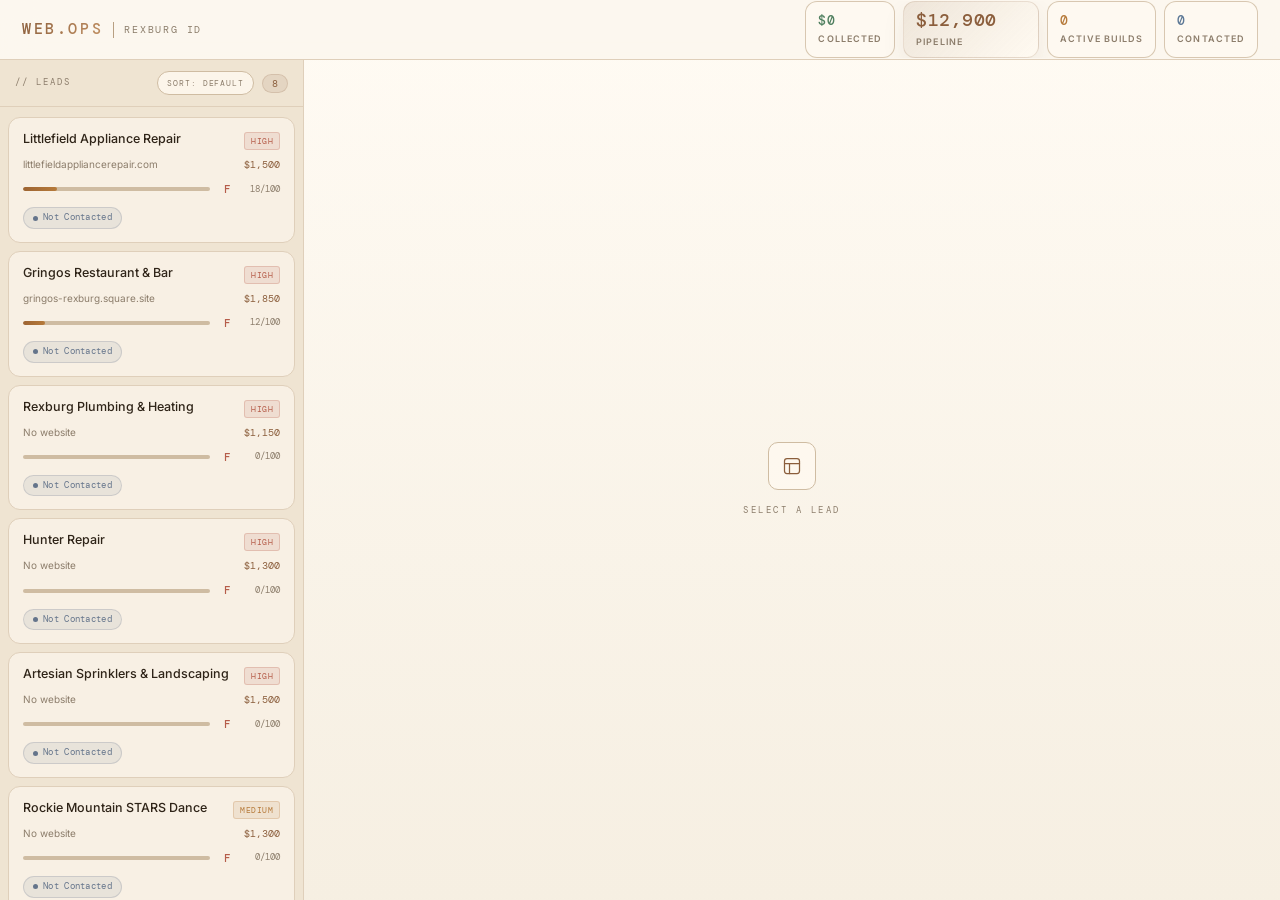
<file: index.html>
<!DOCTYPE html>
<html lang="en">
<head>
  <meta charset="UTF-8">
  <meta name="viewport" content="width=device-width, initial-scale=1.0">
  <title>WEB.OPS — Rexburg CRM</title>
  <link rel="preconnect" href="https://fonts.googleapis.com">
  <link href="https://fonts.googleapis.com/css2?family=Inter:wght@300;400;500;600&family=DM+Mono:ital,wght@0,300;0,400;0,500;1,300&display=swap" rel="stylesheet">
  <link rel="stylesheet" href="styles.css">
</head>
<body>

  <div class="app">

    <!-- ── Topbar ─────────────────────────────────────── -->
    <header class="topbar">

      <!-- Mobile hamburger -->
      <button class="menu-btn" onclick="toggleSidebar()" aria-label="Menu">
        <svg viewBox="0 0 24 24" fill="none" stroke="currentColor" stroke-width="2"
             stroke-linecap="round" stroke-linejoin="round">
          <line x1="3" y1="6"  x2="21" y2="6"/>
          <line x1="3" y1="12" x2="21" y2="12"/>
          <line x1="3" y1="18" x2="21" y2="18"/>
        </svg>
      </button>

      <!-- Logo -->
      <div class="logo">
        <span class="logo-wordmark">WEB.OPS</span>
        <div class="logo-divider"></div>
        <span class="logo-loc">REXBURG ID</span>
      </div>

      <!-- Stats -->
      <div class="stats-row">
        <div class="stat stat-secondary">
          <div class="stat-val" id="s-rev" style="color:var(--green)">$0</div>
          <div class="stat-lbl">COLLECTED</div>
        </div>
        <div class="stat stat-primary">
          <div class="stat-val" id="s-pip" style="color:var(--accent)">$0</div>
          <div class="stat-lbl">PIPELINE</div>
        </div>
        <div class="stat stat-secondary">
          <div class="stat-val" id="s-bld" style="color:var(--orange)">0</div>
          <div class="stat-lbl">ACTIVE BUILDS</div>
        </div>
        <div class="stat stat-secondary">
          <div class="stat-val" id="s-con" style="color:var(--blue)">0</div>
          <div class="stat-lbl">CONTACTED</div>
        </div>
      </div>

    </header>

    <!-- ── Main layout ──────────────────────────────────── -->
    <div class="main">

      <!-- Mobile overlay -->
      <div class="sidebar-overlay" id="overlay" onclick="closeSidebar()"></div>

      <!-- Sidebar -->
      <aside class="sidebar" id="sidebar">
        <div class="sidebar-header">
          <span class="sidebar-label">// LEADS</span>
          <div class="sidebar-tools">
            <button class="sort-btn" id="sort-btn" type="button" onclick="togglePrioritySort()">SORT: DEFAULT</button>
            <span class="lead-count" id="lead-count">0</span>
          </div>
        </div>
        <div class="lead-list" id="lead-list"></div>
      </aside>

      <!-- Detail panel -->
      <main class="content" id="content">
        <div class="empty-state">
          <div class="empty-icon">
            <svg width="20" height="20" viewBox="0 0 24 24" fill="none"
                 stroke="currentColor" stroke-width="1.5"
                 stroke-linecap="round" stroke-linejoin="round">
              <rect x="3" y="3" width="18" height="18" rx="3"/>
              <path d="M3 9h18M9 21V9"/>
            </svg>
          </div>
          <p>SELECT A LEAD</p>
        </div>
      </main>

    </div>
  </div>

  <script src="app.js"></script>
</body>
</html>
</file>
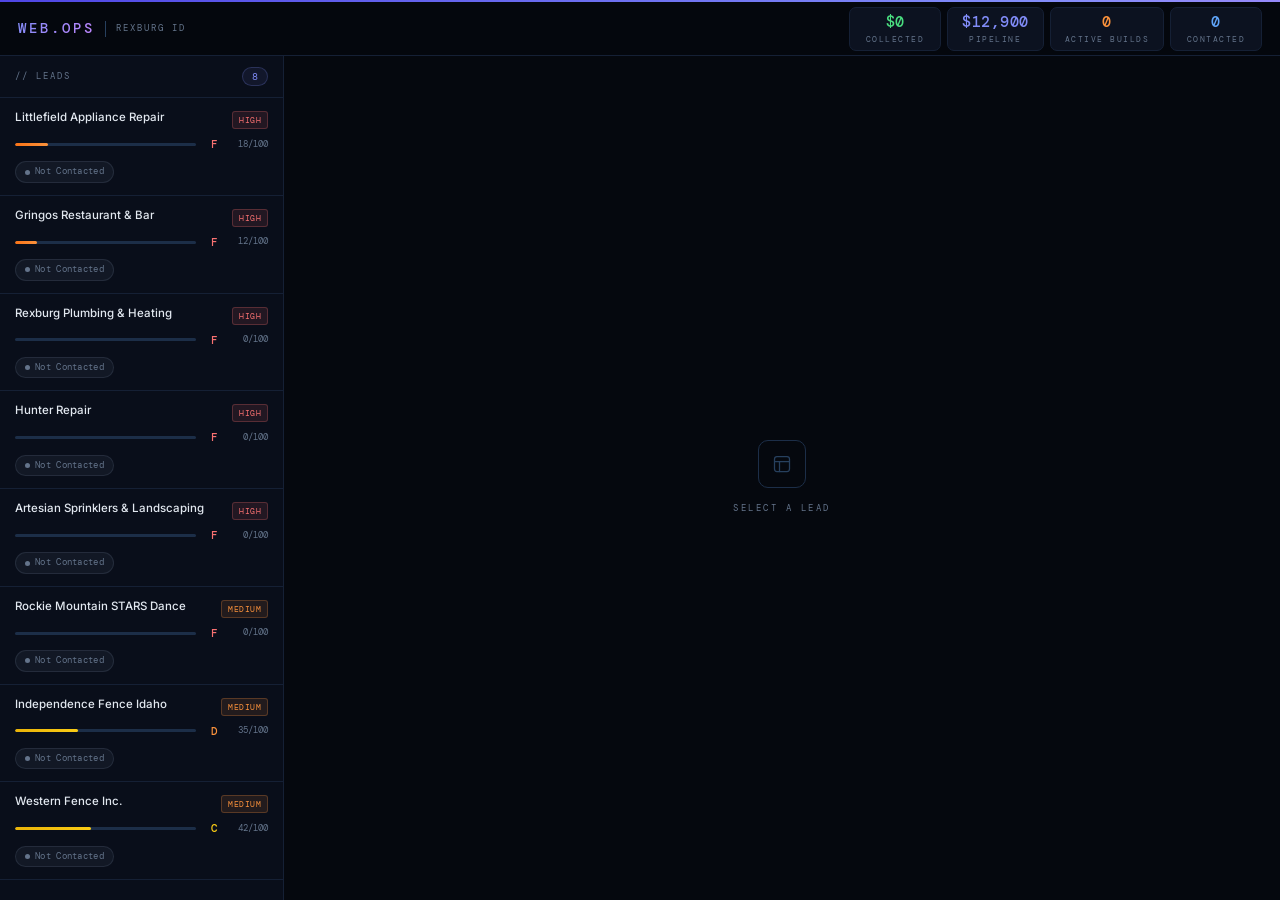
<file: rexburg_webdev_crm_v2.html>
<!DOCTYPE html>
<html lang="en">
<head>
<meta charset="UTF-8">
<meta name="viewport" content="width=device-width, initial-scale=1.0">
<title>WEB.OPS — Rexburg CRM</title>
<link rel="preconnect" href="https://fonts.googleapis.com">
<link href="https://fonts.googleapis.com/css2?family=Inter:wght@300;400;500;600&family=DM+Mono:ital,wght@0,300;0,400;0,500;1,300&display=swap" rel="stylesheet">
<style>
*,*::before,*::after{box-sizing:border-box;margin:0;padding:0}

:root{
  --bg:#05080e;
  --bg2:#090e1a;
  --card:#0c1220;
  --card2:#101828;
  --border:#152035;
  --border2:#1c2e48;
  --border3:#27405e;

  --accent:#818cf8;
  --accent-glow:rgba(129,140,248,.18);
  --accent-soft:rgba(129,140,248,.08);

  --red:#f87171;
  --red-bg:rgba(248,113,113,.1);
  --red-border:rgba(248,113,113,.25);

  --orange:#fb923c;
  --orange-bg:rgba(251,146,60,.1);
  --orange-border:rgba(251,146,60,.25);

  --green:#4ade80;
  --green-bg:rgba(74,222,128,.1);
  --green-border:rgba(74,222,128,.25);

  --blue:#60a5fa;
  --blue-bg:rgba(96,165,250,.1);
  --blue-border:rgba(96,165,250,.25);

  --text:#e2e8f0;
  --text-sub:#94a3b8;
  --text-muted:#64748b;
  --text-dim:#2a3a52;

  --font:'Inter',-apple-system,BlinkMacSystemFont,sans-serif;
  --mono:'DM Mono','Fira Code',monospace;

  --radius:10px;
  --radius-sm:7px;
  --radius-xs:5px;
}

html,body{
  height:100%;
  background:var(--bg);
  color:var(--text);
  font-family:var(--font);
  font-size:13px;
  line-height:1.5;
  -webkit-font-smoothing:antialiased;
  overflow:hidden;
}

/* ─── App shell ─────────────────────────────────────────── */
.app{
  display:flex;
  flex-direction:column;
  height:100vh;
  height:100dvh;
  background:var(--bg);
}

/* Gradient accent strip */
.accent-strip{
  height:2px;
  flex-shrink:0;
  background:linear-gradient(90deg,#4f46e5 0%,#818cf8 40%,#c084fc 70%,#818cf8 100%);
  background-size:200% 100%;
  animation:shimmer 4s linear infinite;
}
@keyframes shimmer{0%{background-position:0% 0%}100%{background-position:200% 0%}}

/* ─── Topbar ─────────────────────────────────────────────── */
.topbar{
  display:flex;
  align-items:center;
  gap:12px;
  padding:0 18px;
  height:54px;
  flex-shrink:0;
  background:rgba(5,8,14,.9);
  backdrop-filter:blur(16px);
  -webkit-backdrop-filter:blur(16px);
  border-bottom:1px solid var(--border);
  z-index:100;
}

.menu-btn{
  display:none;
  align-items:center;
  justify-content:center;
  width:34px;
  height:34px;
  border-radius:var(--radius-xs);
  background:var(--card);
  border:1px solid var(--border2);
  cursor:pointer;
  color:var(--text-muted);
  transition:all .15s;
  flex-shrink:0;
}
.menu-btn:hover{color:var(--text);border-color:var(--border3)}
.menu-btn svg{width:16px;height:16px;display:block;pointer-events:none}

.logo{
  display:flex;
  align-items:center;
  gap:10px;
  flex-shrink:0;
  user-select:none;
}
.logo-wordmark{
  font-family:var(--mono);
  font-weight:500;
  font-size:14px;
  letter-spacing:3px;
  background:linear-gradient(130deg,#818cf8 0%,#c084fc 100%);
  -webkit-background-clip:text;
  -webkit-text-fill-color:transparent;
  background-clip:text;
}
.logo-divider{width:1px;height:16px;background:var(--border3);flex-shrink:0}
.logo-loc{
  font-family:var(--mono);
  font-size:9px;
  color:var(--text-muted);
  letter-spacing:2px;
}

.stats-row{
  display:flex;
  gap:6px;
  flex:1;
  justify-content:flex-end;
  overflow-x:auto;
  scrollbar-width:none;
  -ms-overflow-style:none;
}
.stats-row::-webkit-scrollbar{display:none}

.stat{
  display:flex;
  flex-direction:column;
  align-items:center;
  justify-content:center;
  background:var(--card);
  border:1px solid var(--border);
  border-radius:var(--radius-sm);
  padding:5px 14px;
  min-width:92px;
  flex-shrink:0;
  cursor:default;
  transition:border-color .2s,background .2s;
}
.stat:hover{border-color:var(--border2);background:var(--card2)}
.stat-val{
  font-family:var(--mono);
  font-size:15px;
  font-weight:500;
  letter-spacing:.5px;
  line-height:1.2;
}
.stat-lbl{
  font-family:var(--mono);
  font-size:8px;
  color:var(--text-muted);
  letter-spacing:1.5px;
  margin-top:2px;
}

/* ─── Main layout ────────────────────────────────────────── */
.main{
  display:flex;
  flex:1;
  overflow:hidden;
  position:relative;
}

/* ─── Sidebar ────────────────────────────────────────────── */
.sidebar{
  width:284px;
  flex-shrink:0;
  display:flex;
  flex-direction:column;
  background:var(--bg2);
  border-right:1px solid var(--border);
  overflow:hidden;
  transition:transform .28s cubic-bezier(.4,0,.2,1);
}

.sidebar-header{
  display:flex;
  align-items:center;
  justify-content:space-between;
  padding:11px 15px;
  border-bottom:1px solid var(--border);
  flex-shrink:0;
}
.sidebar-label{
  font-family:var(--mono);
  font-size:9px;
  color:var(--text-muted);
  letter-spacing:2px;
}
.lead-count{
  font-family:var(--mono);
  font-size:10px;
  color:var(--accent);
  background:var(--accent-soft);
  border:1px solid rgba(129,140,248,.22);
  border-radius:20px;
  padding:1px 9px;
}

.lead-list{overflow-y:auto;flex:1}

/* ─── Lead card ──────────────────────────────────────────── */
.lead-card{
  padding:12px 15px;
  border-bottom:1px solid var(--border);
  cursor:pointer;
  transition:background .12s;
  position:relative;
}
.lead-card::before{
  content:'';
  position:absolute;
  left:0;top:0;bottom:0;
  width:2px;
  background:var(--accent);
  opacity:0;
  transition:opacity .15s;
  border-radius:0 1px 1px 0;
}
.lead-card:hover{background:rgba(129,140,248,.045)}
.lead-card:hover::before{opacity:.5}
.lead-card.active{background:rgba(129,140,248,.09)}
.lead-card.active::before{opacity:1}

.lead-top{
  display:flex;
  align-items:flex-start;
  justify-content:space-between;
  gap:8px;
  margin-bottom:7px;
}
.lead-name{
  font-size:11.5px;
  font-weight:500;
  color:var(--text);
  line-height:1.35;
}

.badge{
  font-family:var(--mono);
  font-size:8px;
  padding:2px 6px;
  border-radius:3px;
  letter-spacing:.5px;
  flex-shrink:0;
  margin-top:1px;
  border:1px solid transparent;
}
.badge.HIGH{background:var(--red-bg);color:var(--red);border-color:var(--red-border)}
.badge.MEDIUM{background:var(--orange-bg);color:var(--orange);border-color:var(--orange-border)}

.score-row{
  display:flex;
  align-items:center;
  gap:8px;
  margin-bottom:8px;
}
.score-bar{
  flex:1;
  height:3px;
  background:var(--border2);
  border-radius:2px;
  overflow:hidden;
}
.score-fill{height:100%;border-radius:2px}
.score-grade{
  font-family:var(--mono);
  font-size:11px;
  font-weight:500;
  width:14px;
  text-align:right;
}
.score-num{
  font-family:var(--mono);
  font-size:9px;
  color:var(--text-muted);
  min-width:42px;
  text-align:right;
}

/* ─── Status badge (pill) ────────────────────────────────── */
.status-pill{
  display:inline-flex;
  align-items:center;
  gap:5px;
  font-family:var(--mono);
  font-size:9px;
  padding:3px 9px;
  border-radius:20px;
  letter-spacing:.3px;
  cursor:pointer;
  border:1px solid transparent;
  transition:filter .15s,opacity .15s;
  white-space:nowrap;
}
.status-pill:hover{filter:brightness(1.25)}
.status-pill::before{
  content:'';
  width:5px;
  height:5px;
  border-radius:50%;
  background:currentColor;
  flex-shrink:0;
}

.s-not  {background:rgba(100,116,139,.1); color:#64748b;  border-color:rgba(100,116,139,.22)}
.s-con  {background:var(--blue-bg);        color:var(--blue);   border-color:var(--blue-border)}
.s-meet {background:var(--orange-bg);      color:var(--orange); border-color:var(--orange-border)}
.s-prop {background:var(--accent-soft);    color:var(--accent); border-color:rgba(129,140,248,.3)}
.s-prog {background:var(--green-bg);       color:var(--green);  border-color:var(--green-border)}
.s-comp {background:rgba(74,222,128,.18);  color:#6ee7a0;       border-color:rgba(74,222,128,.4)}
.s-pass {background:rgba(248,113,113,.06); color:#6b4040;       border-color:rgba(248,113,113,.14)}

/* ─── Content panel ──────────────────────────────────────── */
.content{
  flex:1;
  overflow-y:auto;
  background:var(--bg);
  padding:18px;
}

.empty-state{
  display:flex;
  flex-direction:column;
  align-items:center;
  justify-content:center;
  height:100%;
  gap:14px;
  color:var(--text-muted);
}
.empty-icon{
  width:48px;
  height:48px;
  border:1px solid var(--border2);
  border-radius:var(--radius);
  display:flex;
  align-items:center;
  justify-content:center;
  color:var(--border3);
}
.empty-state p{
  font-family:var(--mono);
  font-size:9px;
  letter-spacing:2.5px;
  color:var(--text-muted);
}

/* ─── Detail sections ────────────────────────────────────── */
.section{
  background:var(--card);
  border:1px solid var(--border);
  border-radius:var(--radius);
  padding:15px;
  margin-bottom:10px;
}
.section:last-child{margin-bottom:0}

.section-title{
  display:flex;
  align-items:center;
  gap:8px;
  font-family:var(--mono);
  font-size:8px;
  color:var(--accent);
  letter-spacing:2.5px;
  margin-bottom:13px;
}
.section-title::after{
  content:'';
  flex:1;
  height:1px;
  background:linear-gradient(to right,var(--border2),transparent);
}

/* Pipeline step pills */
.pipe-steps{display:flex;gap:4px;flex-wrap:wrap;margin-bottom:14px}
.pipe-step{
  font-family:var(--mono);
  font-size:9px;
  padding:4px 11px;
  border-radius:20px;
  cursor:pointer;
  border:1px solid var(--border2);
  color:var(--text-muted);
  transition:all .15s;
  white-space:nowrap;
}
.pipe-step:hover{border-color:var(--border3);color:var(--text-sub)}
.pipe-step.act{border-color:var(--accent);color:var(--accent);background:var(--accent-soft);font-weight:500}
.pipe-step.pass-s{border-color:rgba(248,113,113,.2);color:#5a3535;background:rgba(248,113,113,.04)}

/* Info grid */
.info-grid{display:grid;grid-template-columns:1fr 1fr;gap:6px}
.info-cell{
  background:var(--bg2);
  border:1px solid var(--border);
  border-radius:var(--radius-xs);
  padding:9px 11px;
}
.info-key{
  font-family:var(--mono);
  font-size:8px;
  color:var(--text-muted);
  letter-spacing:1px;
  margin-bottom:3px;
}
.info-val{
  font-size:12px;
  color:var(--text);
  font-weight:500;
  word-break:break-word;
}

/* Issues */
.issues{display:flex;flex-direction:column;gap:5px}
.issue{
  display:flex;
  align-items:flex-start;
  gap:9px;
  font-size:12px;
  color:var(--text-sub);
  padding:8px 11px;
  background:var(--bg2);
  border-radius:var(--radius-xs);
  border-left:2px solid var(--red);
  line-height:1.45;
}
.issue-dot{color:var(--red);font-size:7px;margin-top:3px;flex-shrink:0}

/* Pitch */
.pitch-box{
  background:var(--bg2);
  border:1px solid var(--border2);
  border-left:3px solid var(--accent);
  border-radius:var(--radius-sm);
  padding:13px 14px;
  font-size:12.5px;
  color:#9fb3cc;
  line-height:1.72;
  font-style:italic;
}

/* Scope */
.scope-list{display:flex;flex-direction:column;gap:5px}
.scope-item{
  display:flex;
  align-items:flex-start;
  gap:11px;
  font-size:12px;
  color:var(--text-sub);
  padding:7px 11px;
  background:var(--bg2);
  border-radius:var(--radius-xs);
  border-left:2px solid var(--blue);
  line-height:1.45;
}
.scope-num{
  font-family:var(--mono);
  color:var(--blue);
  font-size:9px;
  flex-shrink:0;
  margin-top:2px;
  min-width:22px;
}

/* Sub-label */
.sub-lbl{
  font-family:var(--mono);
  font-size:8px;
  color:var(--text-muted);
  letter-spacing:1.5px;
  margin-bottom:7px;
}

/* Pages grid */
.pages-grid{
  display:grid;
  grid-template-columns:repeat(auto-fill,minmax(88px,1fr));
  gap:5px;
  margin-bottom:13px;
}
.page-check{
  display:flex;
  align-items:center;
  gap:5px;
  background:var(--bg2);
  border:1px solid var(--border);
  border-radius:var(--radius-xs);
  padding:5px 9px;
  cursor:pointer;
  transition:all .15s;
  user-select:none;
}
.page-check:hover{border-color:var(--border2)}
.page-check.ck{border-color:var(--green-border);background:rgba(74,222,128,.055)}
.page-check input{
  accent-color:var(--green);
  width:11px;height:11px;
  flex-shrink:0;pointer-events:none;
}
.page-check span{
  font-family:var(--mono);
  font-size:10px;
  color:var(--text-muted);
  pointer-events:none;
}
.page-check.ck span{color:var(--green)}

/* Stack selector */
.stack-opts{display:flex;gap:5px;flex-wrap:wrap;margin-bottom:13px}
.stack-opt{
  font-family:var(--mono);
  font-size:10px;
  padding:4px 13px;
  border-radius:20px;
  border:1px solid var(--border2);
  color:var(--text-muted);
  cursor:pointer;
  transition:all .15s;
}
.stack-opt:hover{border-color:var(--border3);color:var(--text-sub)}
.stack-opt.sel{background:var(--accent-soft);border-color:rgba(129,140,248,.38);color:var(--accent)}

/* Delivery steps */
.deliv-steps{display:flex;gap:5px;flex-wrap:wrap;margin-bottom:13px}
.deliv-step{
  font-family:var(--mono);
  font-size:10px;
  padding:4px 13px;
  border-radius:20px;
  border:1px solid var(--border2);
  color:var(--text-muted);
  cursor:pointer;
  transition:all .15s;
}
.deliv-step:hover{border-color:var(--orange-border);color:var(--orange)}
.deliv-step.acd{border-color:var(--orange-border);color:var(--orange);background:var(--orange-bg)}
.deliv-step.dnd{border-color:var(--green-border);color:var(--green);background:var(--green-bg)}

/* Invoice row */
.invoice-row{
  display:flex;
  align-items:center;
  gap:8px;
  background:var(--bg2);
  border:1px solid var(--border);
  border-radius:var(--radius-sm);
  padding:9px 13px;
}
.inv-cur{color:var(--green);font-family:var(--mono);font-size:15px;flex-shrink:0}
.inv-input{
  background:transparent;
  border:none;
  color:var(--green);
  font-family:var(--mono);
  font-size:15px;
  width:120px;
  outline:none;
}
.inv-input::placeholder{color:var(--text-dim)}
.inv-right{margin-left:auto;display:flex;align-items:center;gap:9px}
.paid-lbl{font-family:var(--mono);font-size:9px;letter-spacing:1px;transition:color .2s}

/* Toggle */
.toggle{
  width:36px;height:19px;
  border-radius:10px;
  background:var(--border2);
  cursor:pointer;
  position:relative;
  transition:background .22s;
  flex-shrink:0;
}
.toggle.on{background:rgba(74,222,128,.38)}
.toggle-knob{
  width:13px;height:13px;
  border-radius:50%;
  background:var(--text-muted);
  position:absolute;
  top:3px;left:3px;
  transition:all .22s;
  box-shadow:0 1px 4px rgba(0,0,0,.4);
}
.toggle.on .toggle-knob{left:20px;background:var(--green)}

/* Notes */
.notes-area{
  width:100%;
  background:var(--bg2);
  border:1px solid var(--border);
  border-radius:var(--radius-sm);
  padding:11px 12px;
  color:var(--text);
  font-family:var(--font);
  font-size:12.5px;
  resize:vertical;
  min-height:80px;
  outline:none;
  line-height:1.65;
  transition:border-color .15s;
}
.notes-area:focus{border-color:var(--accent);background:var(--card2)}
.notes-area::placeholder{color:var(--text-dim)}

/* Scrollbars */
::-webkit-scrollbar{width:4px;height:4px}
::-webkit-scrollbar-track{background:transparent}
::-webkit-scrollbar-thumb{background:var(--border2);border-radius:4px}
::-webkit-scrollbar-thumb:hover{background:var(--border3)}

/* ─── Sidebar overlay (mobile) ───────────────────────────── */
.sidebar-overlay{
  display:none;
  position:fixed;
  inset:0;
  background:rgba(0,0,0,.65);
  z-index:50;
  backdrop-filter:blur(3px);
  -webkit-backdrop-filter:blur(3px);
}
.sidebar-overlay.open{display:block}

/* ─── Mobile ─────────────────────────────────────────────── */
@media(max-width:768px){
  .menu-btn{display:flex}

  .topbar{padding:0 12px;gap:8px}
  .stat{min-width:78px;padding:4px 10px}
  .stat-val{font-size:13px}

  .sidebar{
    position:fixed;
    left:0;
    top:56px; /* accent strip + topbar */
    bottom:0;
    z-index:60;
    transform:translateX(-100%);
    width:min(284px,88vw);
    box-shadow:6px 0 32px rgba(0,0,0,.7);
  }
  .sidebar.open{transform:translateX(0)}

  .content{padding:13px}
  .info-grid{grid-template-columns:1fr 1fr}
  .pages-grid{grid-template-columns:repeat(auto-fill,minmax(80px,1fr))}
}

@media(max-width:460px){
  .info-grid{grid-template-columns:1fr}
  .stat{min-width:68px;padding:3px 8px}
  .stat-val{font-size:12px}
  .stat-lbl{font-size:7px}
}
</style>
</head>
<body>
<div class="app">

  <!-- Shimmer accent strip -->
  <div class="accent-strip"></div>

  <!-- Topbar -->
  <header class="topbar">
    <button class="menu-btn" onclick="toggleSidebar()" aria-label="Menu">
      <svg viewBox="0 0 24 24" fill="none" stroke="currentColor" stroke-width="2" stroke-linecap="round" stroke-linejoin="round">
        <line x1="3" y1="6" x2="21" y2="6"/>
        <line x1="3" y1="12" x2="21" y2="12"/>
        <line x1="3" y1="18" x2="21" y2="18"/>
      </svg>
    </button>
    <div class="logo">
      <span class="logo-wordmark">WEB.OPS</span>
      <div class="logo-divider"></div>
      <span class="logo-loc">REXBURG ID</span>
    </div>
    <div class="stats-row">
      <div class="stat">
        <div class="stat-val" id="s-rev" style="color:var(--green)">$0</div>
        <div class="stat-lbl">COLLECTED</div>
      </div>
      <div class="stat">
        <div class="stat-val" id="s-pip" style="color:var(--accent)">$0</div>
        <div class="stat-lbl">PIPELINE</div>
      </div>
      <div class="stat">
        <div class="stat-val" id="s-bld" style="color:var(--orange)">0</div>
        <div class="stat-lbl">ACTIVE BUILDS</div>
      </div>
      <div class="stat">
        <div class="stat-val" id="s-con" style="color:var(--blue)">0</div>
        <div class="stat-lbl">CONTACTED</div>
      </div>
    </div>
  </header>

  <!-- Main -->
  <div class="main">

    <!-- Mobile overlay -->
    <div class="sidebar-overlay" id="overlay" onclick="closeSidebar()"></div>

    <!-- Sidebar -->
    <aside class="sidebar" id="sidebar">
      <div class="sidebar-header">
        <span class="sidebar-label">// LEADS</span>
        <span class="lead-count" id="lead-count">0</span>
      </div>
      <div class="lead-list" id="lead-list"></div>
    </aside>

    <!-- Content -->
    <main class="content" id="content">
      <div class="empty-state">
        <div class="empty-icon">
          <svg width="20" height="20" viewBox="0 0 24 24" fill="none" stroke="currentColor" stroke-width="1.5" stroke-linecap="round" stroke-linejoin="round">
            <rect x="3" y="3" width="18" height="18" rx="3"/>
            <path d="M3 9h18M9 21V9"/>
          </svg>
        </div>
        <p>SELECT A LEAD</p>
      </div>
    </main>

  </div>
</div>

<script>
const ST  = ['Not Contacted','Contacted','Meeting Set','Proposal Sent','In Progress','Completed','Passed'];
const PG  = ['index','menu','about','contact','services','gallery','booking','blog','portfolio','FAQ'];
const SK  = ['HTML','React','Next.js'];
const DL  = ['Design','Build','Review','Delivered'];

const leads = [
  {id:1,name:'Littlefield Appliance Repair',url:'littlefieldappliancerepair.com',phone:'(208) 528-9555',score:18,lo:1200,hi:1800,pr:'HIGH',
   issues:['No mobile optimization','Outdated design (pre-2018)','Missing contact form','No Google Business integration','Slow load times'],
   pitch:"Your competitors are booking jobs online while customers bounce off your site. A clean, fast site with online scheduling could double your inbound leads.",
   scope:['Responsive landing page','Service list with pricing','Online booking form','Google Maps embed','Photo gallery','Contact + call CTA'],
   status:'Not Contacted',notes:'',pages:{},stack:'',delivery:'',invoice:'',paid:false},

  {id:2,name:'Gringos Restaurant & Bar',url:'gringos-rexburg.square.site',phone:'(208) 356-9400',score:12,lo:1500,hi:2200,pr:'HIGH',
   issues:["Square.site = no custom domain",'No menu SEO','No reservation system','Generic template, zero brand feel','Not indexed on Google'],
   pitch:"You're running a real restaurant off a Square freebie. Let's build something that shows your vibe and gets you on page one for 'Mexican food Rexburg.'",
   scope:['Full menu page with photos','Online reservations','Brand-matched design','Custom domain setup','Instagram feed embed','Hours + events section'],
   status:'Not Contacted',notes:'Preview site already built.',pages:{},stack:'',delivery:'',invoice:'',paid:false},

  {id:3,name:'Rexburg Plumbing & Heating',url:'',phone:'(208) 356-8770',score:0,lo:900,hi:1400,pr:'HIGH',
   issues:['No web presence at all','Zero Google discoverability','Missing from online directories','Competitors ranking for local searches','No way for customers to request quotes'],
   pitch:"If someone Googles 'plumber Rexburg' right now, you don't exist. One solid landing page with a quote form puts you on the map overnight.",
   scope:['Service landing page','Quote request form','Google Business setup','Emergency contact banner','Trust badges / license info','SEO meta setup'],
   status:'Not Contacted',notes:'',pages:{},stack:'',delivery:'',invoice:'',paid:false},

  {id:4,name:'Hunter Repair',url:'',phone:'(208) 360-1178',score:0,lo:1000,hi:1600,pr:'HIGH',
   issues:['No website','No online presence','Phone-only business','Missing all local SEO','No reviews funnel'],
   pitch:"Every job you get is word-of-mouth — great. A site with reviews and a clear services list turns that word-of-mouth into a 24/7 sales machine.",
   scope:['Services overview page','Customer testimonials section','Click-to-call mobile button','Google Reviews integration','Contact + quote form','Basic SEO'],
   status:'Not Contacted',notes:'',pages:{},stack:'',delivery:'',invoice:'',paid:false},

  {id:5,name:'Artesian Sprinklers & Landscaping',url:'',phone:'Directory only',score:0,lo:1200,hi:1800,pr:'HIGH',
   issues:['Directory listing only','No branded site','No project photo showcase','No seasonal service CTAs','Zero lead capture'],
   pitch:"Spring is your money season. A site with a before/after gallery and a 'Get a free estimate' form could fill your calendar months out.",
   scope:['Project photo gallery','Seasonal service pages','Free estimate form','Service area map','Before/after comparisons','Newsletter opt-in'],
   status:'Not Contacted',notes:'',pages:{},stack:'',delivery:'',invoice:'',paid:false},

  {id:6,name:'Rockie Mountain STARS Dance',url:'',phone:'Directory only',score:0,lo:1000,hi:1600,pr:'MEDIUM',
   issues:['No website','Parents cannot find class schedules online','No registration system','Missing from Google search','No social proof visible'],
   pitch:"Dance parents search online for class times and registration. Without a site you are losing students to studios that have one.",
   scope:['Class schedule page','Online registration form','Instructor bios','Performance photos','Parent FAQ','Contact + location'],
   status:'Not Contacted',notes:'',pages:{},stack:'',delivery:'',invoice:'',paid:false},

  {id:7,name:'Independence Fence Idaho',url:'indfenceidaho.com',phone:'',score:35,lo:1500,hi:2500,pr:'MEDIUM',
   issues:['No quote request form','Gallery has broken images','Not mobile-friendly','Missing service area pages','Weak on-page SEO'],
   pitch:"You have a decent foundation but customers leave because they cannot get a quote online. Fix the basics and you will convert 3x more visitors.",
   scope:['Mobile redesign','Online quote request','Project photo gallery fix','Service area pages','Before/after showcase','SEO metadata'],
   status:'Not Contacted',notes:'',pages:{},stack:'',delivery:'',invoice:'',paid:false},

  {id:8,name:'Western Fence Inc.',url:'westernfence.net',phone:'(208) 356-3362',score:42,lo:1800,hi:2800,pr:'MEDIUM',
   issues:['Dated design (2015 era)','No online quoting','Slow page speed (4.2s load)','No Google Analytics','Missing structured data for local SEO'],
   pitch:"Your site works but it is costing you leads. Modernizing the design and adding a quote tool alone could increase conversions by 40%.",
   scope:['Full visual redesign','Speed optimization','Online quote calculator','Analytics setup','Local SEO structured data','Testimonials page'],
   status:'Not Contacted',notes:'',pages:{},stack:'',delivery:'',invoice:'',paid:false}
];

let sel = null;

/* ─── Helpers ─────────────────────────────────────────────── */
function scoreColor(s){
  if(s===0)  return '#f87171';
  if(s<30)   return '#fb923c';
  if(s<50)   return '#facc15';
  if(s<70)   return '#4ade80';
  return '#86efac';
}
function scoreGrad(s){
  if(s===0)  return 'linear-gradient(90deg,#ef4444,#f87171)';
  if(s<30)   return 'linear-gradient(90deg,#f97316,#fb923c)';
  if(s<50)   return 'linear-gradient(90deg,#eab308,#facc15)';
  if(s<70)   return 'linear-gradient(90deg,#22c55e,#4ade80)';
  return 'linear-gradient(90deg,#4ade80,#86efac)';
}
function grade(s){
  if(s<20) return{g:'F',c:'#f87171'};
  if(s<40) return{g:'D',c:'#fb923c'};
  if(s<60) return{g:'C',c:'#facc15'};
  if(s<80) return{g:'B',c:'#4ade80'};
  return{g:'A',c:'#86efac'};
}
function statusCls(st){
  return ({
    'Not Contacted':'s-not',
    'Contacted':'s-con',
    'Meeting Set':'s-meet',
    'Proposal Sent':'s-prop',
    'In Progress':'s-prog',
    'Completed':'s-comp',
    'Passed':'s-pass'
  })[st] || 's-not';
}
function mid(l){ return Math.round((l.lo + l.hi) / 2) }

/* ─── Mobile sidebar ──────────────────────────────────────── */
function toggleSidebar(){
  document.getElementById('sidebar').classList.toggle('open');
  document.getElementById('overlay').classList.toggle('open');
}
function closeSidebar(){
  document.getElementById('sidebar').classList.remove('open');
  document.getElementById('overlay').classList.remove('open');
}

/* ─── Stats ───────────────────────────────────────────────── */
function calcStats(){
  let pip=0, con=0, bld=0, rev=0;
  leads.forEach(l => {
    if(l.status !== 'Passed') pip += mid(l);
    if(['Contacted','Meeting Set','Proposal Sent','In Progress','Completed'].includes(l.status)) con++;
    if(l.status === 'In Progress') bld++;
    if(l.paid && l.invoice){
      const v = parseFloat(l.invoice.replace(/[^0-9.]/g,''));
      if(!isNaN(v)) rev += v;
    }
  });
  document.getElementById('s-rev').textContent = '$' + Math.round(rev).toLocaleString();
  document.getElementById('s-pip').textContent = '$' + pip.toLocaleString();
  document.getElementById('s-bld').textContent = bld;
  document.getElementById('s-con').textContent = con;
}

/* ─── Cycle status on pill click ──────────────────────────── */
function cycleStatus(id, e){
  e.stopPropagation();
  const l = leads.find(x => x.id === id);
  l.status = ST[(ST.indexOf(l.status) + 1) % ST.length];
  renderList(); calcStats();
  if(sel === id) renderDetail(id);
}

/* ─── Render sidebar list ─────────────────────────────────── */
function renderList(){
  document.getElementById('lead-count').textContent = leads.length;
  document.getElementById('lead-list').innerHTML = leads.map(l => {
    const g = grade(l.score);
    return `<div class="lead-card${sel===l.id?' active':''}" onclick="selectLead(${l.id})">
      <div class="lead-top">
        <div class="lead-name">${l.name}</div>
        <span class="badge ${l.pr}">${l.pr}</span>
      </div>
      <div class="score-row">
        <div class="score-bar">
          <div class="score-fill" style="width:${l.score}%;background:${scoreGrad(l.score)}"></div>
        </div>
        <span class="score-grade" style="color:${g.c}">${g.g}</span>
        <span class="score-num">${l.score}/100</span>
      </div>
      <div>
        <span class="status-pill ${statusCls(l.status)}" onclick="cycleStatus(${l.id},event)">${l.status}</span>
      </div>
    </div>`;
  }).join('');
}

/* ─── Select a lead ───────────────────────────────────────── */
function selectLead(id){
  sel = id;
  renderList();
  renderDetail(id);
  if(window.innerWidth <= 768) closeSidebar();
}

/* ─── Render detail panel ─────────────────────────────────── */
function renderDetail(id){
  const l = leads.find(x => x.id === id);
  if(!l){
    document.getElementById('content').innerHTML = emptyState();
    return;
  }
  const g = grade(l.score);
  const showInv = ['In Progress','Completed'].includes(l.status);

  document.getElementById('content').innerHTML = `

    <!-- Pipeline status -->
    <div class="section">
      <div class="section-title">PIPELINE STATUS</div>
      <div class="pipe-steps">
        ${ST.map(s => {
          const cls = l.status===s ? 'pipe-step act' : s==='Passed' ? 'pipe-step pass-s' : 'pipe-step';
          return `<div class="${cls}" onclick="setSt(${id},'${s}')">${s}</div>`;
        }).join('')}
      </div>
      <div class="info-grid">
        <div class="info-cell">
          <div class="info-key">BUSINESS</div>
          <div class="info-val">${l.name}</div>
        </div>
        <div class="info-cell">
          <div class="info-key">SCORE</div>
          <div class="info-val" style="color:${scoreColor(l.score)}">${l.score}/100 &mdash; ${g.g}</div>
        </div>
        <div class="info-cell">
          <div class="info-key">${l.url ? 'CURRENT SITE' : 'WEB PRESENCE'}</div>
          <div class="info-val" style="color:var(--accent)">${l.url || 'No website'}</div>
        </div>
        <div class="info-cell">
          <div class="info-key">PHONE</div>
          <div class="info-val">${l.phone || '&mdash;'}</div>
        </div>
        <div class="info-cell">
          <div class="info-key">PRICE RANGE</div>
          <div class="info-val" style="color:var(--green)">$${l.lo.toLocaleString()} &ndash; $${l.hi.toLocaleString()}</div>
        </div>
        <div class="info-cell">
          <div class="info-key">PRIORITY</div>
          <div class="info-val" style="color:${l.pr==='HIGH'?'var(--red)':'var(--orange)'}">${l.pr}</div>
        </div>
      </div>
    </div>

    <!-- Issues -->
    <div class="section">
      <div class="section-title">SITE ISSUES</div>
      <div class="issues">
        ${l.issues.map(i => `<div class="issue"><span class="issue-dot">&#9670;</span>${i}</div>`).join('')}
      </div>
    </div>

    <!-- Pitch -->
    <div class="section">
      <div class="section-title">PITCH LINE</div>
      <div class="pitch-box">${l.pitch}</div>
    </div>

    <!-- Scope -->
    <div class="section">
      <div class="section-title">SCOPE</div>
      <div class="scope-list">
        ${l.scope.map((s,i) => `<div class="scope-item">
          <span class="scope-num">${String(i+1).padStart(2,'0')}.</span>${s}
        </div>`).join('')}
      </div>
    </div>

    ${showInv ? `
    <!-- Project inventory -->
    <div class="section">
      <div class="section-title">PROJECT INVENTORY</div>

      <div class="sub-lbl">PAGES BUILT</div>
      <div class="pages-grid">
        ${PG.map(p => `<div class="page-check${l.pages[p]?' ck':''}" onclick="togglePage(${id},'${p}')">
          <input type="checkbox" ${l.pages[p]?'checked':''}>
          <span>${p}</span>
        </div>`).join('')}
      </div>

      <div class="sub-lbl">STACK</div>
      <div class="stack-opts">
        ${SK.map(s => `<div class="stack-opt${l.stack===s?' sel':''}" onclick="setSk(${id},'${s}')">${s}</div>`).join('')}
      </div>

      <div class="sub-lbl">DELIVERABLE STATUS</div>
      <div class="deliv-steps">
        ${DL.map((d,i) => {
          const di = DL.indexOf(l.delivery);
          const cls = i < di ? 'deliv-step dnd' : d === l.delivery ? 'deliv-step acd' : 'deliv-step';
          return `<div class="${cls}" onclick="setDel(${id},'${d}')">${d}</div>`;
        }).join('')}
      </div>

      <div class="sub-lbl">INVOICE</div>
      <div class="invoice-row">
        <span class="inv-cur">$</span>
        <input class="inv-input" type="text" placeholder="0.00" value="${l.invoice}" oninput="setInv(${id},this.value)">
        <div class="inv-right">
          <span class="paid-lbl" style="color:${l.paid?'var(--green)':'var(--text-muted)'}">${l.paid?'PAID':'UNPAID'}</span>
          <div class="toggle${l.paid?' on':''}" onclick="togglePaid(${id})"><div class="toggle-knob"></div></div>
        </div>
      </div>
    </div>` : ''}

    <!-- Notes -->
    <div class="section">
      <div class="section-title">NOTES</div>
      <textarea class="notes-area" placeholder="Type notes here..." oninput="saveNote(${id},this.value)">${l.notes}</textarea>
    </div>`;
}

function emptyState(){
  return `<div class="empty-state">
    <div class="empty-icon">
      <svg width="20" height="20" viewBox="0 0 24 24" fill="none" stroke="currentColor" stroke-width="1.5" stroke-linecap="round" stroke-linejoin="round">
        <rect x="3" y="3" width="18" height="18" rx="3"/><path d="M3 9h18M9 21V9"/>
      </svg>
    </div>
    <p>SELECT A LEAD</p>
  </div>`;
}

/* ─── Mutators ────────────────────────────────────────────── */
function setSt(id,st)    { leads.find(x=>x.id===id).status=st; renderList(); calcStats(); renderDetail(id); }
function saveNote(id,v)  { leads.find(x=>x.id===id).notes=v; }
function togglePage(id,p){ const l=leads.find(x=>x.id===id); l.pages[p]=!l.pages[p]; renderDetail(id); }
function setSk(id,s)     { leads.find(x=>x.id===id).stack=s; renderDetail(id); }
function setDel(id,d)    { leads.find(x=>x.id===id).delivery=d; renderDetail(id); }
function setInv(id,v)    { leads.find(x=>x.id===id).invoice=v; calcStats(); }
function togglePaid(id)  { const l=leads.find(x=>x.id===id); l.paid=!l.paid; calcStats(); renderDetail(id); }

/* ─── Init ────────────────────────────────────────────────── */
renderList();
calcStats();
</script>
</body>
</html>
</file>
<file: styles.css>
/* ─────────────────────────────────────────────────────────────
   WEB.OPS — Rexburg CRM  |  styles.css
───────────────────────────────────────────────────────────── */

/* ── Reset & Variables ────────────────────────────────────── */
*, *::before, *::after {
  box-sizing: border-box;
  margin: 0;
  padding: 0;
}

:root {
  /* Backgrounds */
  --bg:      #f6efe2;
  --bg2:     #efe4d2;
  --card:    #fffaf1;
  --card2:   #f8f0e2;

  /* Borders */
  --border:  #dfcfba;
  --border2: #cfbca2;
  --border3: #b89f82;

  /* Brand accent */
  --accent:       #8b5e3c;
  --accent-glow:  rgba(139, 94, 60, 0.18);
  --accent-soft:  rgba(139, 94, 60, 0.10);

  /* Status colors */
  --red:           #b65d4a;
  --red-bg:        rgba(182, 93, 74, 0.12);
  --red-border:    rgba(182, 93, 74, 0.24);

  --orange:        #b67a3a;
  --orange-bg:     rgba(182, 122, 58, 0.12);
  --orange-border: rgba(182, 122, 58, 0.24);

  --green:         #4f7f5f;
  --green-bg:      rgba(79, 127, 95, 0.12);
  --green-border:  rgba(79, 127, 95, 0.24);

  --blue:          #5c7896;
  --blue-bg:       rgba(92, 120, 150, 0.12);
  --blue-border:   rgba(92, 120, 150, 0.24);

  /* Text */
  --text:       #2f2418;
  --text-sub:   #5d5144;
  --text-muted: #8c7d6b;
  --text-dim:   #b7a791;

  /* Fonts */
  --font: 'Inter', -apple-system, BlinkMacSystemFont, sans-serif;
  --mono: 'DM Mono', 'Fira Code', monospace;

  /* Radius */
  --radius:    10px;
  --radius-sm:  7px;
  --radius-xs:  5px;

  /* Elevation */
  --shadow-soft: 0 12px 28px rgba(115, 87, 58, 0.07);
  --shadow-lift: 0 14px 30px rgba(115, 87, 58, 0.12);
}

html, body {
  height: 100%;
  background: linear-gradient(180deg, #fcf8f0 0%, #f1e5d4 100%);
  color: var(--text);
  font-family: var(--font);
  font-size: 13px;
  line-height: 1.5;
  -webkit-font-smoothing: antialiased;
  overflow: hidden;
}


/* ── App shell ────────────────────────────────────────────── */
.app {
  display: flex;
  flex-direction: column;
  height: 100vh;
  height: 100dvh;
  background: linear-gradient(180deg, rgba(255, 250, 241, 0.84) 0%, rgba(246, 239, 226, 0.98) 100%);
}


/* ── Topbar ───────────────────────────────────────────────── */
.topbar {
  display: flex;
  align-items: center;
  gap: 16px;
  padding: 0 22px;
  height: 60px;
  flex-shrink: 0;
  background: rgba(252, 247, 238, 0.82);
  backdrop-filter: blur(16px);
  -webkit-backdrop-filter: blur(16px);
  border-bottom: 1px solid var(--border);
  z-index: 100;
}

/* Hamburger (mobile only) */
.menu-btn {
  display: none;
  align-items: center;
  justify-content: center;
  width: 34px;
  height: 34px;
  border-radius: var(--radius-xs);
  background: var(--card);
  border: 1px solid var(--border2);
  cursor: pointer;
  color: var(--text-muted);
  transition: color 0.15s, border-color 0.15s;
  flex-shrink: 0;
}
.menu-btn:hover {
  color: var(--text);
  border-color: var(--border3);
}
.menu-btn svg {
  width: 16px;
  height: 16px;
  display: block;
  pointer-events: none;
}

/* Logo */
.logo {
  display: flex;
  align-items: center;
  gap: 10px;
  flex-shrink: 0;
  user-select: none;
}
.logo-wordmark {
  font-family: var(--mono);
  font-weight: 500;
  font-size: 15px;
  letter-spacing: 2.6px;
  background: linear-gradient(130deg, #8b5e3c 0%, #c39163 100%);
  -webkit-background-clip: text;
  -webkit-text-fill-color: transparent;
  background-clip: text;
}
.logo-divider {
  width: 1px;
  height: 16px;
  background: var(--border3);
  flex-shrink: 0;
}
.logo-loc {
  font-family: var(--mono);
  font-size: 10px;
  color: var(--text-muted);
  letter-spacing: 1.8px;
}

/* Stats */
.stats-row {
  display: flex;
  gap: 8px;
  flex: 1;
  justify-content: flex-end;
  overflow-x: auto;
  scrollbar-width: none;
  -ms-overflow-style: none;
}
.stats-row::-webkit-scrollbar { display: none; }

.stat {
  display: flex;
  flex-direction: column;
  align-items: flex-start;
  justify-content: center;
  background: rgba(255, 250, 241, 0.72);
  border: 1px solid rgba(207, 188, 162, 0.8);
  border-radius: 12px;
  padding: 8px 12px;
  min-width: 84px;
  flex-shrink: 0;
  cursor: default;
  transition: border-color 0.2s, background 0.2s, box-shadow 0.2s;
}
.stat:hover {
  border-color: var(--border2);
  background: #fffdf8;
  box-shadow: 0 10px 18px rgba(115, 87, 58, 0.06);
}
.stat-primary {
  min-width: 136px;
  background: linear-gradient(135deg, rgba(139, 94, 60, 0.12) 0%, rgba(255, 250, 241, 0.96) 100%);
  border-color: rgba(139, 94, 60, 0.18);
  box-shadow: 0 10px 22px rgba(115, 87, 58, 0.08);
}
.stat-primary .stat-val {
  font-size: 18px;
}
.stat-secondary .stat-val {
  font-size: 13px;
}
.stat-val {
  font-family: var(--mono);
  font-size: 15px;
  font-weight: 500;
  letter-spacing: 0.5px;
  line-height: 1.2;
}
.stat-lbl {
  font-family: var(--font);
  font-size: 9px;
  font-weight: 600;
  color: var(--text-muted);
  letter-spacing: 0.12em;
  text-transform: uppercase;
  margin-top: 3px;
}


/* ── Main layout ──────────────────────────────────────────── */
.main {
  display: flex;
  flex: 1;
  overflow: hidden;
  position: relative;
}


/* ── Sidebar ──────────────────────────────────────────────── */
.sidebar {
  width: 304px;
  flex-shrink: 0;
  display: flex;
  flex-direction: column;
  background: var(--bg2);
  border-right: 1px solid var(--border);
  overflow: hidden;
  transition: transform 0.28s cubic-bezier(0.4, 0, 0.2, 1);
}

.sidebar-header {
  display: flex;
  align-items: center;
  justify-content: space-between;
  padding: 11px 15px;
  border-bottom: 1px solid var(--border);
  flex-shrink: 0;
}
.sidebar-label {
  font-family: var(--mono);
  font-size: 9px;
  color: var(--text-muted);
  letter-spacing: 2px;
}
.sidebar-tools {
  display: flex;
  align-items: center;
  gap: 8px;
}
.sort-btn {
  min-height: 24px;
  padding: 0 9px;
  border: 1px solid var(--border2);
  border-radius: 999px;
  background: rgba(255, 250, 241, 0.8);
  color: var(--text-muted);
  font-family: var(--mono);
  font-size: 8px;
  letter-spacing: 0.9px;
  cursor: pointer;
  transition: border-color 0.15s, color 0.15s, background 0.15s;
}
.sort-btn:hover {
  border-color: var(--accent);
  color: var(--accent);
}
.sort-btn.active {
  color: var(--accent);
  border-color: rgba(139, 94, 60, 0.24);
  background: rgba(139, 94, 60, 0.10);
}
.lead-count {
  font-family: var(--mono);
  font-size: 10px;
  color: var(--accent);
  background: var(--accent-soft);
  border: 1px solid var(--accent-glow);
  border-radius: 20px;
  padding: 1px 9px;
}

.lead-list {
  display: flex;
  flex-direction: column;
  gap: 8px;
  padding: 10px 8px 14px;
  overflow-y: auto;
  flex: 1;
}


/* ── Lead card ────────────────────────────────────────────── */
.lead-card {
  padding: 13px 14px;
  border: 1px solid var(--border);
  border-radius: 12px;
  background: rgba(255, 250, 241, 0.58);
  cursor: pointer;
  transition: background 0.12s, border-color 0.12s, box-shadow 0.12s;
  position: relative;
}
.lead-card::before {
  content: '';
  position: absolute;
  left: -1px; top: -1px; bottom: -1px;
  width: 3px;
  background: var(--accent);
  opacity: 0;
  transition: opacity 0.15s;
  border-radius: 12px 0 0 12px;
}
.lead-card:hover               { background: rgba(139, 94, 60, 0.05); border-color: var(--border2); }
.lead-card:hover::before       { opacity: 0.5; }
.lead-card.active              { background: rgba(139, 94, 60, 0.10); border-color: rgba(139, 94, 60, 0.18); box-shadow: 0 10px 18px rgba(115, 87, 58, 0.08); }
.lead-card.active::before      { opacity: 1; }

.lead-top {
  display: flex;
  align-items: flex-start;
  justify-content: space-between;
  gap: 8px;
  margin-bottom: 7px;
}
.lead-name {
  font-size: 12.5px;
  font-weight: 500;
  color: var(--text);
  line-height: 1.35;
}
.lead-meta-row {
  display: flex;
  align-items: center;
  justify-content: space-between;
  gap: 10px;
  margin-bottom: 9px;
}
.lead-meta {
  min-width: 0;
  overflow: hidden;
  text-overflow: ellipsis;
  white-space: nowrap;
  font-size: 10px;
  color: var(--text-muted);
}
.lead-meta-price {
  flex-shrink: 0;
  font-family: var(--mono);
  color: var(--accent);
}

/* Priority badge */
.badge {
  font-family: var(--mono);
  font-size: 8px;
  padding: 2px 6px;
  border-radius: 3px;
  letter-spacing: 0.5px;
  flex-shrink: 0;
  margin-top: 1px;
  border: 1px solid transparent;
  transition: filter 0.15s, transform 0.15s, border-color 0.15s;
}
.badge.HIGH   { background: var(--red-bg);    color: var(--red);    border-color: var(--red-border); }
.badge.MEDIUM { background: var(--orange-bg); color: var(--orange); border-color: var(--orange-border); }
.badge.LOW    { background: var(--blue-bg);   color: var(--blue);   border-color: var(--blue-border); }
.badge-action {
  cursor: pointer;
  user-select: none;
}
.badge-action:hover {
  filter: brightness(0.98);
  transform: translateY(-1px);
}

/* Score bar */
.score-row {
  display: flex;
  align-items: center;
  gap: 7px;
  margin-bottom: 9px;
}
.score-bar {
  flex: 1;
  height: 4px;
  background: var(--border2);
  border-radius: 2px;
  overflow: hidden;
}
.score-fill {
  height: 100%;
  border-radius: 2px;
}
.score-grade {
  font-family: var(--mono);
  font-size: 11px;
  font-weight: 500;
  width: 14px;
  text-align: right;
}
.score-num {
  font-family: var(--mono);
  font-size: 9px;
  color: var(--text-muted);
  min-width: 42px;
  text-align: right;
}


/* ── Status pill ──────────────────────────────────────────── */
.status-pill {
  display: inline-flex;
  align-items: center;
  gap: 5px;
  font-family: var(--mono);
  font-size: 9px;
  padding: 3px 9px;
  border-radius: 20px;
  letter-spacing: 0.3px;
  cursor: pointer;
  border: 1px solid transparent;
  transition: filter 0.15s;
  white-space: nowrap;
  user-select: none;
}
.status-pill:hover { filter: brightness(1.25); }
.status-pill::before {
  content: '';
  width: 5px;
  height: 5px;
  border-radius: 50%;
  background: currentColor;
  flex-shrink: 0;
}

.s-not  { background: rgba(100,116,139,0.10); color: #64748b;      border-color: rgba(100,116,139,0.22); }
.s-con  { background: var(--blue-bg);          color: var(--blue);   border-color: var(--blue-border);    }
.s-meet { background: var(--orange-bg);        color: var(--orange); border-color: var(--orange-border);  }
.s-prop { background: var(--accent-soft);      color: var(--accent); border-color: rgba(139, 94, 60, 0.28); }
.s-prog { background: var(--green-bg);         color: var(--green);  border-color: var(--green-border);   }
.s-comp { background: rgba(79, 127, 95, 0.16); color: #3f664d;       border-color: rgba(79, 127, 95, 0.30); }
.s-pass { background: rgba(182, 93, 74, 0.08); color: #72453a;       border-color: rgba(182, 93, 74, 0.16); }


/* ── Content panel ────────────────────────────────────────── */
.content {
  flex: 1;
  overflow-y: auto;
  background: linear-gradient(180deg, rgba(255, 251, 244, 0.72) 0%, rgba(246, 239, 226, 0.92) 100%);
  padding: 22px;
}

.empty-state {
  display: flex;
  flex-direction: column;
  align-items: center;
  justify-content: center;
  height: 100%;
  gap: 14px;
}
.empty-icon {
  width: 48px;
  height: 48px;
  border: 1px solid var(--border2);
  border-radius: var(--radius);
  background: rgba(255, 250, 241, 0.75);
  display: flex;
  align-items: center;
  justify-content: center;
  color: var(--accent);
}
.empty-state p {
  font-family: var(--mono);
  font-size: 9px;
  letter-spacing: 2.5px;
  color: var(--text-muted);
}


/* ── Detail sections ──────────────────────────────────────── */
.section {
  background: var(--card);
  border: 1px solid var(--border);
  border-radius: var(--radius);
  padding: 18px;
  margin-bottom: 12px;
  box-shadow: var(--shadow-soft);
}
.section:last-child { margin-bottom: 0; }

.section-title {
  display: flex;
  align-items: center;
  gap: 8px;
  font-family: var(--mono);
  font-size: 8.5px;
  color: var(--accent);
  letter-spacing: 2.2px;
  margin-bottom: 15px;
}
.section-title::after {
  content: '';
  flex: 1;
  height: 1px;
  background: linear-gradient(to right, var(--border2), transparent);
}

/* Lead hero */
.hero-card {
  background: linear-gradient(135deg, rgba(255, 250, 241, 0.98) 0%, rgba(247, 236, 219, 0.92) 100%);
}
.hero-shell {
  display: grid;
  grid-template-columns: minmax(0, 1.6fr) minmax(240px, 0.95fr);
  gap: 16px;
  align-items: start;
}
.hero-kicker {
  font-family: var(--mono);
  font-size: 8.5px;
  color: var(--text-muted);
  letter-spacing: 2px;
}
.hero-name-input {
  width: 100%;
  border: none;
  background: transparent;
  color: var(--text);
  font-family: var(--font);
  font-size: clamp(28px, 4vw, 34px);
  font-weight: 600;
  line-height: 1.05;
  padding: 0;
  margin: 8px 0 14px;
  outline: none;
}
.hero-chip-row {
  display: flex;
  flex-wrap: wrap;
  gap: 8px;
  margin-bottom: 14px;
}
.hero-chip-row .status-pill,
.hero-chip-row .badge {
  margin-top: 0;
}
.hero-chip-row .badge {
  display: inline-flex;
  align-items: center;
  min-height: 28px;
  padding: 0 10px;
  border-radius: 999px;
}
.hero-chip {
  display: inline-flex;
  align-items: center;
  gap: 6px;
  min-height: 28px;
  padding: 0 10px;
  border-radius: 999px;
  border: 1px solid var(--border);
  background: rgba(255, 250, 241, 0.76);
  font-size: 11px;
  color: var(--text-sub);
}
.hero-chip strong {
  font-family: var(--mono);
  font-size: 11px;
  color: var(--text);
}
.hero-contact-grid {
  display: grid;
  grid-template-columns: 1.2fr 0.8fr;
  gap: 10px;
}
.hero-contact-card {
  padding: 12px;
  border: 1px solid var(--border);
  border-radius: 12px;
  background: rgba(255, 250, 241, 0.72);
}
.hero-contact-card .info-key {
  margin-bottom: 8px;
}
.hero-metrics {
  display: grid;
  grid-template-columns: repeat(2, minmax(0, 1fr));
  gap: 10px;
}
.hero-metric {
  padding: 12px;
  border: 1px solid rgba(139, 94, 60, 0.12);
  border-radius: 12px;
  background: rgba(139, 94, 60, 0.06);
}
.hero-metric-label {
  display: block;
  margin-bottom: 8px;
  font-family: var(--mono);
  font-size: 8px;
  color: var(--text-muted);
  letter-spacing: 1.6px;
  text-transform: uppercase;
}
.hero-metric-value {
  display: block;
  font-family: var(--mono);
  font-size: 19px;
  line-height: 1.15;
  color: var(--text);
  word-break: break-word;
}
.hero-metric-site {
  font-size: 13px;
  line-height: 1.35;
}
.hero-metric-note {
  display: block;
  margin-top: 4px;
  font-size: 11px;
  color: var(--text-sub);
}
.hero-score-track {
  height: 5px;
  margin-top: 10px;
  border-radius: 999px;
  overflow: hidden;
  background: rgba(207, 188, 162, 0.8);
}
.hero-score-fill {
  height: 100%;
  border-radius: inherit;
}

/* Pipeline step pills */
.pipe-steps {
  display: flex;
  gap: 4px;
  flex-wrap: wrap;
  margin-bottom: 14px;
}
.pipe-step {
  font-family: var(--mono);
  font-size: 9px;
  padding: 4px 11px;
  border-radius: 20px;
  cursor: pointer;
  border: 1px solid var(--border2);
  color: var(--text-muted);
  transition: border-color 0.15s, color 0.15s, background 0.15s;
  white-space: nowrap;
  user-select: none;
}
.pipe-step:hover  { border-color: var(--border3); color: var(--text-sub); }
.pipe-step.act    { border-color: var(--accent); color: var(--accent); background: var(--accent-soft); font-weight: 500; }
.pipe-step.pass-s { border-color: rgba(182, 93, 74, 0.20); color: #72453a; background: rgba(182, 93, 74, 0.06); }

/* Info grid */
.info-grid {
  display: grid;
  grid-template-columns: 1fr 1fr;
  gap: 10px;
}
.info-cell {
  background: var(--bg2);
  border: 1px solid var(--border);
  border-radius: var(--radius-xs);
  padding: 12px;
}
.info-key {
  font-family: var(--mono);
  font-size: 8px;
  color: var(--text-muted);
  letter-spacing: 1px;
  margin-bottom: 6px;
}
.info-val {
  font-size: 12px;
  color: var(--text);
  font-weight: 500;
  word-break: break-word;
}
.info-cell-wide {
  grid-column: 1 / -1;
}
.info-cell-price {
  grid-column: 1 / -1;
}
.info-input,
.info-select,
.editor-area {
  width: 100%;
  border: 1px solid var(--border);
  border-radius: var(--radius-xs);
  background: rgba(255, 250, 241, 0.92);
  color: var(--text);
  font-family: var(--font);
  font-size: 12.5px;
  line-height: 1.5;
  outline: none;
  transition: border-color 0.15s, box-shadow 0.15s, background 0.15s;
}
.info-input,
.info-select {
  min-height: 38px;
  padding: 0 11px;
}
.info-select {
  cursor: pointer;
}
.editor-area {
  padding: 10px 11px;
  min-height: 108px;
  resize: vertical;
}
.info-input:focus,
.info-select:focus,
.editor-area:focus {
  border-color: var(--accent);
  background: #fffdf8;
  box-shadow: 0 0 0 3px rgba(139, 94, 60, 0.08);
}
.info-input[type="number"] {
  appearance: textfield;
  -moz-appearance: textfield;
}
.info-input[type="number"]::-webkit-outer-spin-button,
.info-input[type="number"]::-webkit-inner-spin-button {
  -webkit-appearance: none;
  margin: 0;
}
.field-meta {
  margin-top: 7px;
  font-family: var(--font);
  font-size: 11px;
  color: var(--text-muted);
  letter-spacing: 0.02em;
}
.field-link {
  display: inline-flex;
  align-items: center;
  color: var(--accent);
  font-family: var(--mono);
  font-size: 10px;
  letter-spacing: 0.4px;
  text-decoration: none;
  border-bottom: 1px solid rgba(139, 94, 60, 0.24);
}
.field-link:hover {
  color: #6f4a2f;
  border-bottom-color: rgba(111, 74, 47, 0.42);
}
.section-hint {
  margin-bottom: 8px;
  font-family: var(--font);
  font-size: 11px;
  color: var(--text-muted);
  letter-spacing: 0.02em;
}
.action-btn {
  min-height: 38px;
  padding: 0 12px;
  border: 1px solid var(--border2);
  border-radius: var(--radius-xs);
  background: rgba(255, 250, 241, 0.92);
  color: var(--accent);
  font-family: var(--font);
  font-size: 10px;
  font-weight: 600;
  letter-spacing: 0.06em;
  cursor: pointer;
  transition: border-color 0.15s, color 0.15s, background 0.15s, opacity 0.15s;
  flex-shrink: 0;
}
.action-btn:hover {
  border-color: var(--accent);
  background: #fffdf8;
}
.action-btn.subtle {
  color: var(--text-muted);
}
.action-btn:disabled {
  opacity: 0.45;
  cursor: not-allowed;
}
.site-control {
  display: flex;
  align-items: flex-start;
  gap: 8px;
}
.site-panel {
  flex: 1;
  min-width: 0;
}
.site-input-row {
  display: flex;
  align-items: center;
  gap: 8px;
}
.site-input-row .info-input {
  flex: 1;
}
.site-link-shell {
  min-height: 40px;
  display: flex;
  align-items: center;
  padding: 0 11px;
  background: rgba(255, 250, 241, 0.92);
  border: 1px solid var(--border);
  border-radius: var(--radius-xs);
}
.list-builder {
  display: flex;
  align-items: center;
  gap: 8px;
  margin-bottom: 10px;
}
.list-builder .info-input {
  flex: 1;
}
.issues,
.scope-list {
  display: flex;
  flex-direction: column;
  gap: 7px;
}
.issue,
.scope-item {
  display: flex;
  align-items: flex-start;
  gap: 11px;
  padding: 10px 11px;
  background: var(--bg2);
  border-radius: var(--radius-xs);
  line-height: 1.45;
}
.issue {
  border-left: 2px solid var(--red);
}
.scope-item {
  border-left: 2px solid var(--blue);
}
.issue-dot {
  color: var(--red);
  font-size: 7px;
  margin-top: 3px;
  flex-shrink: 0;
}
.scope-num {
  font-family: var(--mono);
  color: var(--blue);
  font-size: 9px;
  flex-shrink: 0;
  margin-top: 2px;
  min-width: 22px;
}
.list-item-text {
  flex: 1;
  min-width: 0;
  font-size: 12px;
  color: var(--text-sub);
}
.list-item-actions {
  display: flex;
  align-items: center;
  gap: 6px;
  flex-wrap: wrap;
  margin-left: auto;
  opacity: 0.24;
  transition: opacity 0.15s ease;
}
.issue:hover .list-item-actions,
.issue:focus-within .list-item-actions,
.scope-item:hover .list-item-actions,
.scope-item:focus-within .list-item-actions {
  opacity: 1;
}
.chip-action {
  min-height: 24px;
  padding: 0 7px;
  border: 1px solid transparent;
  border-radius: 999px;
  background: transparent;
  color: var(--text-muted);
  font-family: var(--font);
  font-size: 9px;
  font-weight: 600;
  letter-spacing: 0.02em;
  cursor: pointer;
  transition: border-color 0.15s, color 0.15s, background 0.15s;
}
.chip-action:hover {
  border-color: var(--accent);
  color: var(--accent);
  background: rgba(255, 250, 241, 0.92);
}
.chip-action.danger:hover {
  border-color: var(--red);
  color: var(--red);
}
.empty-list-note {
  font-family: var(--mono);
  font-size: 9px;
  color: var(--text-muted);
}

/* Price range editor */
.price-editor {
  display: flex;
  flex-direction: column;
  gap: 10px;
}
.price-inputs {
  display: grid;
  grid-template-columns: repeat(2, minmax(0, 1fr));
  gap: 8px;
}
.price-field {
  display: flex;
  flex-direction: column;
  gap: 5px;
}
.price-label {
  font-family: var(--mono);
  font-size: 8px;
  color: var(--text-muted);
  letter-spacing: 1px;
}
.price-input-wrap {
  display: flex;
  align-items: center;
  gap: 7px;
  min-height: 38px;
  padding: 0 11px;
  background: rgba(255, 250, 241, 0.92);
  border: 1px solid var(--border);
  border-radius: var(--radius-xs);
  transition: border-color 0.15s, box-shadow 0.15s, background 0.15s;
}
.price-input-wrap:focus-within {
  border-color: var(--accent);
  background: #fffdf8;
  box-shadow: 0 0 0 3px rgba(139, 94, 60, 0.08);
}
.price-currency {
  font-family: var(--mono);
  font-size: 11px;
  color: var(--green);
}
.price-input {
  width: 100%;
  border: none;
  background: transparent;
  color: var(--text);
  font-family: var(--mono);
  font-size: 13px;
  outline: none;
  appearance: textfield;
  -moz-appearance: textfield;
}
.price-input::-webkit-outer-spin-button,
.price-input::-webkit-inner-spin-button {
  -webkit-appearance: none;
  margin: 0;
}
.price-sliders {
  display: flex;
  flex-direction: column;
  gap: 8px;
  max-height: 0;
  opacity: 0;
  overflow: hidden;
  pointer-events: none;
  transition: max-height 0.18s ease, opacity 0.18s ease;
}
.price-editor:focus-within .price-sliders {
  max-height: 80px;
  opacity: 1;
  pointer-events: auto;
}
.price-slider {
  width: 100%;
  margin: 0;
  accent-color: var(--accent);
  cursor: pointer;
}
.price-summary {
  font-family: var(--mono);
  font-size: 10px;
  color: var(--green);
  letter-spacing: 0.4px;
}
.editor-area.pitch-editor {
  min-height: 118px;
  line-height: 1.72;
  font-style: italic;
}

/* Sub-label */
.sub-lbl {
  font-family: var(--mono);
  font-size: 8px;
  color: var(--text-muted);
  letter-spacing: 1.5px;
  margin-bottom: 7px;
}

/* Pages grid */
.pages-grid {
  display: grid;
  grid-template-columns: repeat(auto-fill, minmax(88px, 1fr));
  gap: 5px;
  margin-bottom: 13px;
}
.page-check {
  display: flex;
  align-items: center;
  gap: 5px;
  background: var(--bg2);
  border: 1px solid var(--border);
  border-radius: var(--radius-xs);
  padding: 5px 9px;
  cursor: pointer;
  transition: border-color 0.15s;
  user-select: none;
}
.page-check:hover   { border-color: var(--border2); }
.page-check.ck      { border-color: var(--green-border); background: rgba(79, 127, 95, 0.08); }
.page-check input   { accent-color: var(--green); width: 11px; height: 11px; flex-shrink: 0; pointer-events: none; }
.page-check span    { font-family: var(--mono); font-size: 10px; color: var(--text-muted); pointer-events: none; }
.page-check.ck span { color: var(--green); }

/* Stack selector */
.stack-opts {
  display: flex;
  gap: 5px;
  flex-wrap: wrap;
  margin-bottom: 13px;
}
.stack-opt {
  font-family: var(--mono);
  font-size: 10px;
  padding: 4px 13px;
  border-radius: 20px;
  border: 1px solid var(--border2);
  color: var(--text-muted);
  cursor: pointer;
  transition: border-color 0.15s, color 0.15s, background 0.15s;
  user-select: none;
}
.stack-opt:hover { border-color: var(--border3); color: var(--text-sub); }
.stack-opt.sel   { background: var(--accent-soft); border-color: rgba(139, 94, 60, 0.30); color: var(--accent); }

/* Delivery steps */
.deliv-steps {
  display: flex;
  gap: 5px;
  flex-wrap: wrap;
  margin-bottom: 13px;
}
.deliv-step {
  font-family: var(--mono);
  font-size: 10px;
  padding: 4px 13px;
  border-radius: 20px;
  border: 1px solid var(--border2);
  color: var(--text-muted);
  cursor: pointer;
  transition: border-color 0.15s, color 0.15s, background 0.15s;
  user-select: none;
}
.deliv-step:hover { border-color: var(--orange-border); color: var(--orange); }
.deliv-step.acd   { border-color: var(--orange-border); color: var(--orange); background: var(--orange-bg); }
.deliv-step.dnd   { border-color: var(--green-border);  color: var(--green);  background: var(--green-bg);  }

/* Invoice row */
.invoice-row {
  display: flex;
  align-items: center;
  gap: 8px;
  background: var(--bg2);
  border: 1px solid var(--border);
  border-radius: var(--radius-sm);
  padding: 9px 13px;
}
.inv-cur {
  color: var(--green);
  font-family: var(--mono);
  font-size: 15px;
  flex-shrink: 0;
}
.inv-input {
  background: transparent;
  border: none;
  color: var(--green);
  font-family: var(--mono);
  font-size: 15px;
  width: 120px;
  outline: none;
}
.inv-input::placeholder { color: var(--text-dim); }
.inv-right {
  margin-left: auto;
  display: flex;
  align-items: center;
  gap: 9px;
}
.paid-lbl {
  font-family: var(--mono);
  font-size: 9px;
  letter-spacing: 1px;
  transition: color 0.2s;
}

/* Toggle switch */
.toggle {
  width: 36px;
  height: 19px;
  border-radius: 10px;
  background: var(--border2);
  cursor: pointer;
  position: relative;
  transition: background 0.22s;
  flex-shrink: 0;
}
.toggle.on { background: rgba(79, 127, 95, 0.30); }
.toggle-knob {
  width: 13px;
  height: 13px;
  border-radius: 50%;
  background: var(--text-muted);
  position: absolute;
  top: 3px;
  left: 3px;
  transition: left 0.22s, background 0.22s;
  box-shadow: 0 1px 4px rgba(0, 0, 0, 0.4);
}
.toggle.on .toggle-knob {
  left: 20px;
  background: var(--green);
}

/* Notes textarea */
.notes-area {
  width: 100%;
  background: var(--bg2);
  border: 1px solid var(--border);
  border-radius: var(--radius-sm);
  padding: 11px 12px;
  color: var(--text);
  font-family: var(--font);
  font-size: 12.5px;
  resize: vertical;
  min-height: 80px;
  outline: none;
  line-height: 1.65;
  transition: border-color 0.15s, background 0.15s;
}
.notes-area:focus       { border-color: var(--accent); background: var(--card2); }
.notes-area::placeholder { color: var(--text-dim); }


/* ── Scrollbars ───────────────────────────────────────────── */
::-webkit-scrollbar        { width: 4px; height: 4px; }
::-webkit-scrollbar-track  { background: transparent; }
::-webkit-scrollbar-thumb  { background: var(--border2); border-radius: 4px; }
::-webkit-scrollbar-thumb:hover { background: var(--border3); }


/* ── Mobile sidebar overlay ───────────────────────────────── */
.sidebar-overlay {
  display: none;
  position: fixed;
  inset: 0;
  background: rgba(59, 43, 27, 0.32);
  z-index: 50;
  backdrop-filter: blur(3px);
  -webkit-backdrop-filter: blur(3px);
}
.sidebar-overlay.open { display: block; }


/* ── Responsive ───────────────────────────────────────────── */
@media (max-width: 768px) {
  .menu-btn { display: flex; }

  .topbar { padding: 0 12px; gap: 8px; }
  .stat { min-width: 78px; padding: 6px 10px; }
  .stat-primary { min-width: 120px; }
  .stat-primary .stat-val { font-size: 16px; }
  .stat-secondary .stat-val { font-size: 12px; }
  .stat-lbl { font-size: 8px; }

  /* Sidebar becomes a drawer */
  .sidebar {
    position: fixed;
    left: 0;
    top: 60px;
    bottom: 0;
    z-index: 60;
    transform: translateX(-100%);
    width: min(284px, 88vw);
    box-shadow: 6px 0 32px rgba(73, 54, 36, 0.22);
  }
  .sidebar.open { transform: translateX(0); }

  .content { padding: 14px; }
  .hero-shell { grid-template-columns: 1fr; }
  .hero-contact-grid { grid-template-columns: 1fr; }
  .info-grid  { grid-template-columns: 1fr 1fr; }
  .pages-grid { grid-template-columns: repeat(auto-fill, minmax(80px, 1fr)); }
}

@media (max-width: 460px) {
  .info-grid { grid-template-columns: 1fr; }
  .price-inputs { grid-template-columns: 1fr; }
  .hero-metrics { grid-template-columns: 1fr; }
  .site-control,
  .site-input-row,
  .list-builder {
    flex-direction: column;
    align-items: stretch;
  }
  .sidebar-tools {
    gap: 6px;
  }
  .sort-btn {
    padding: 0 8px;
    font-size: 7px;
  }
  .list-item-actions {
    margin-left: 0;
  }
  .stat      { min-width: 68px; padding: 3px 8px; }
  .stat-val  { font-size: 12px; }
  .stat-lbl  { font-size: 7px; }
}
</file>
